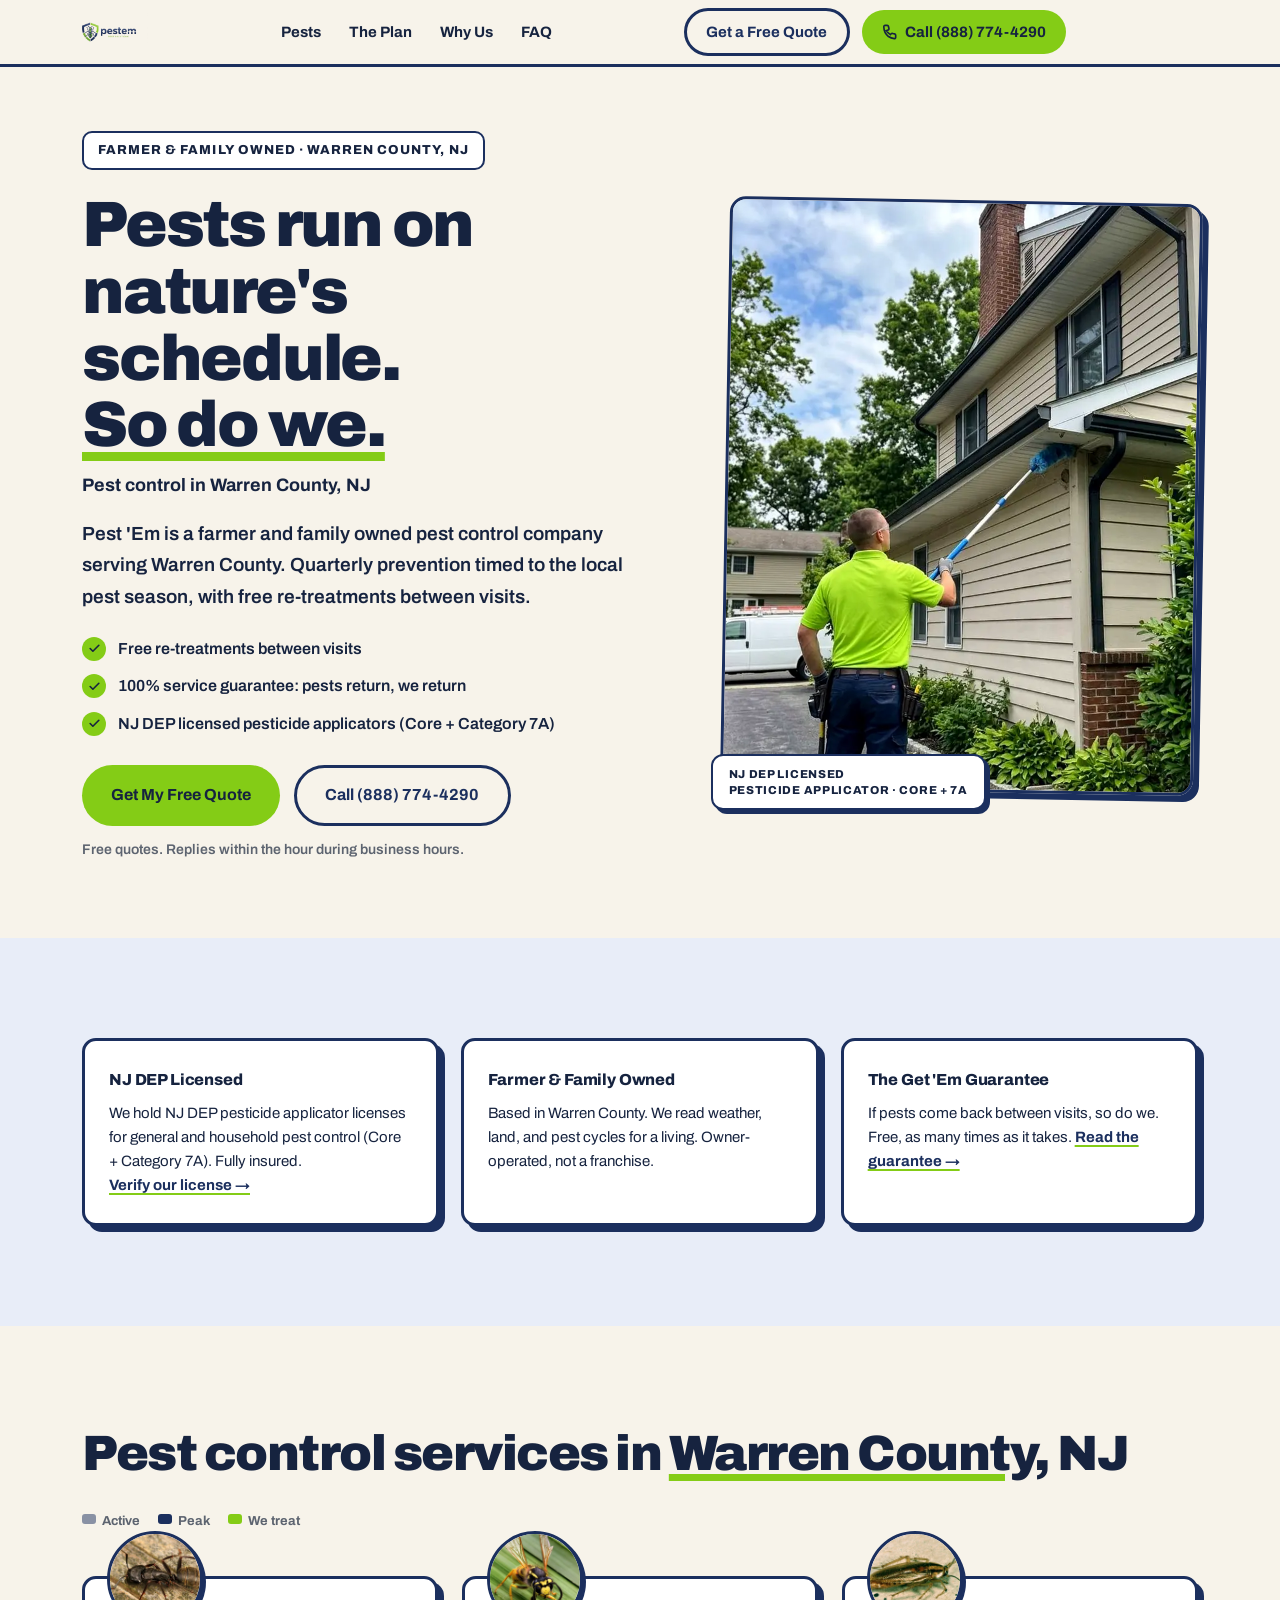
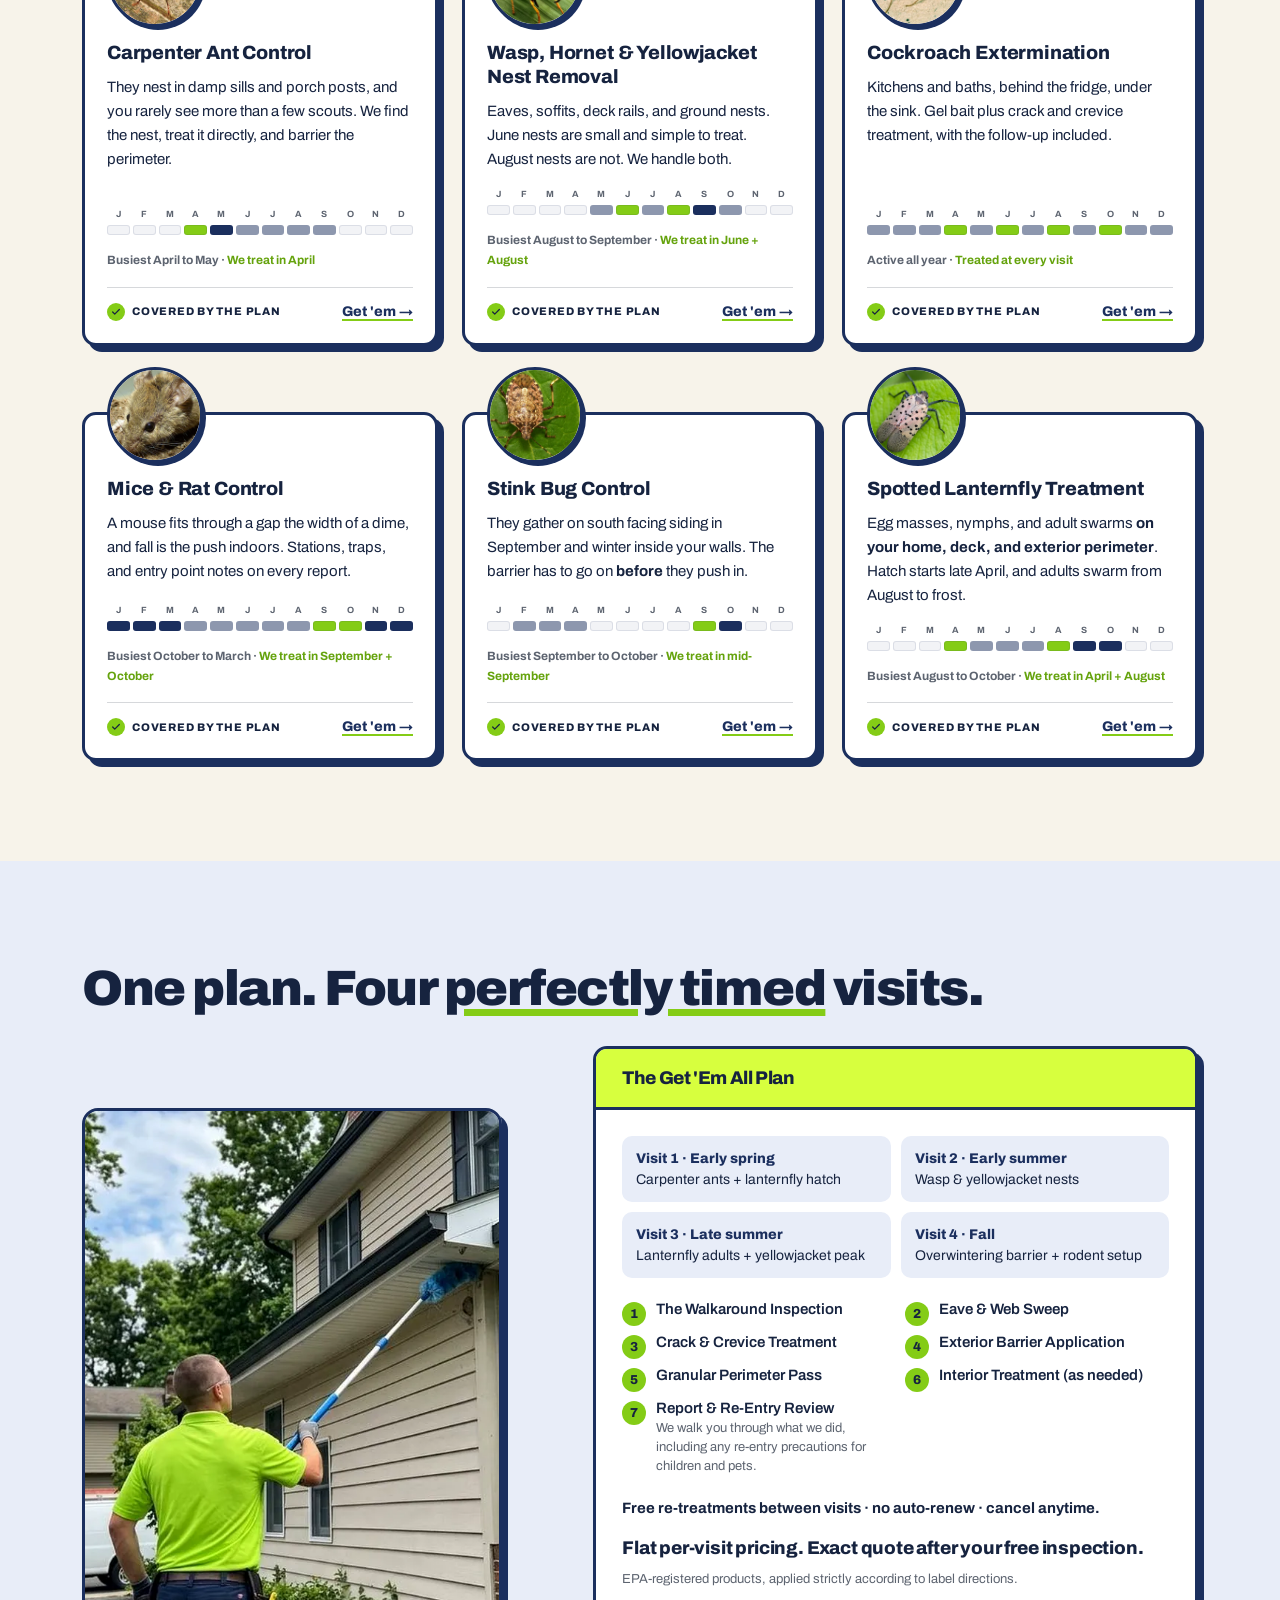
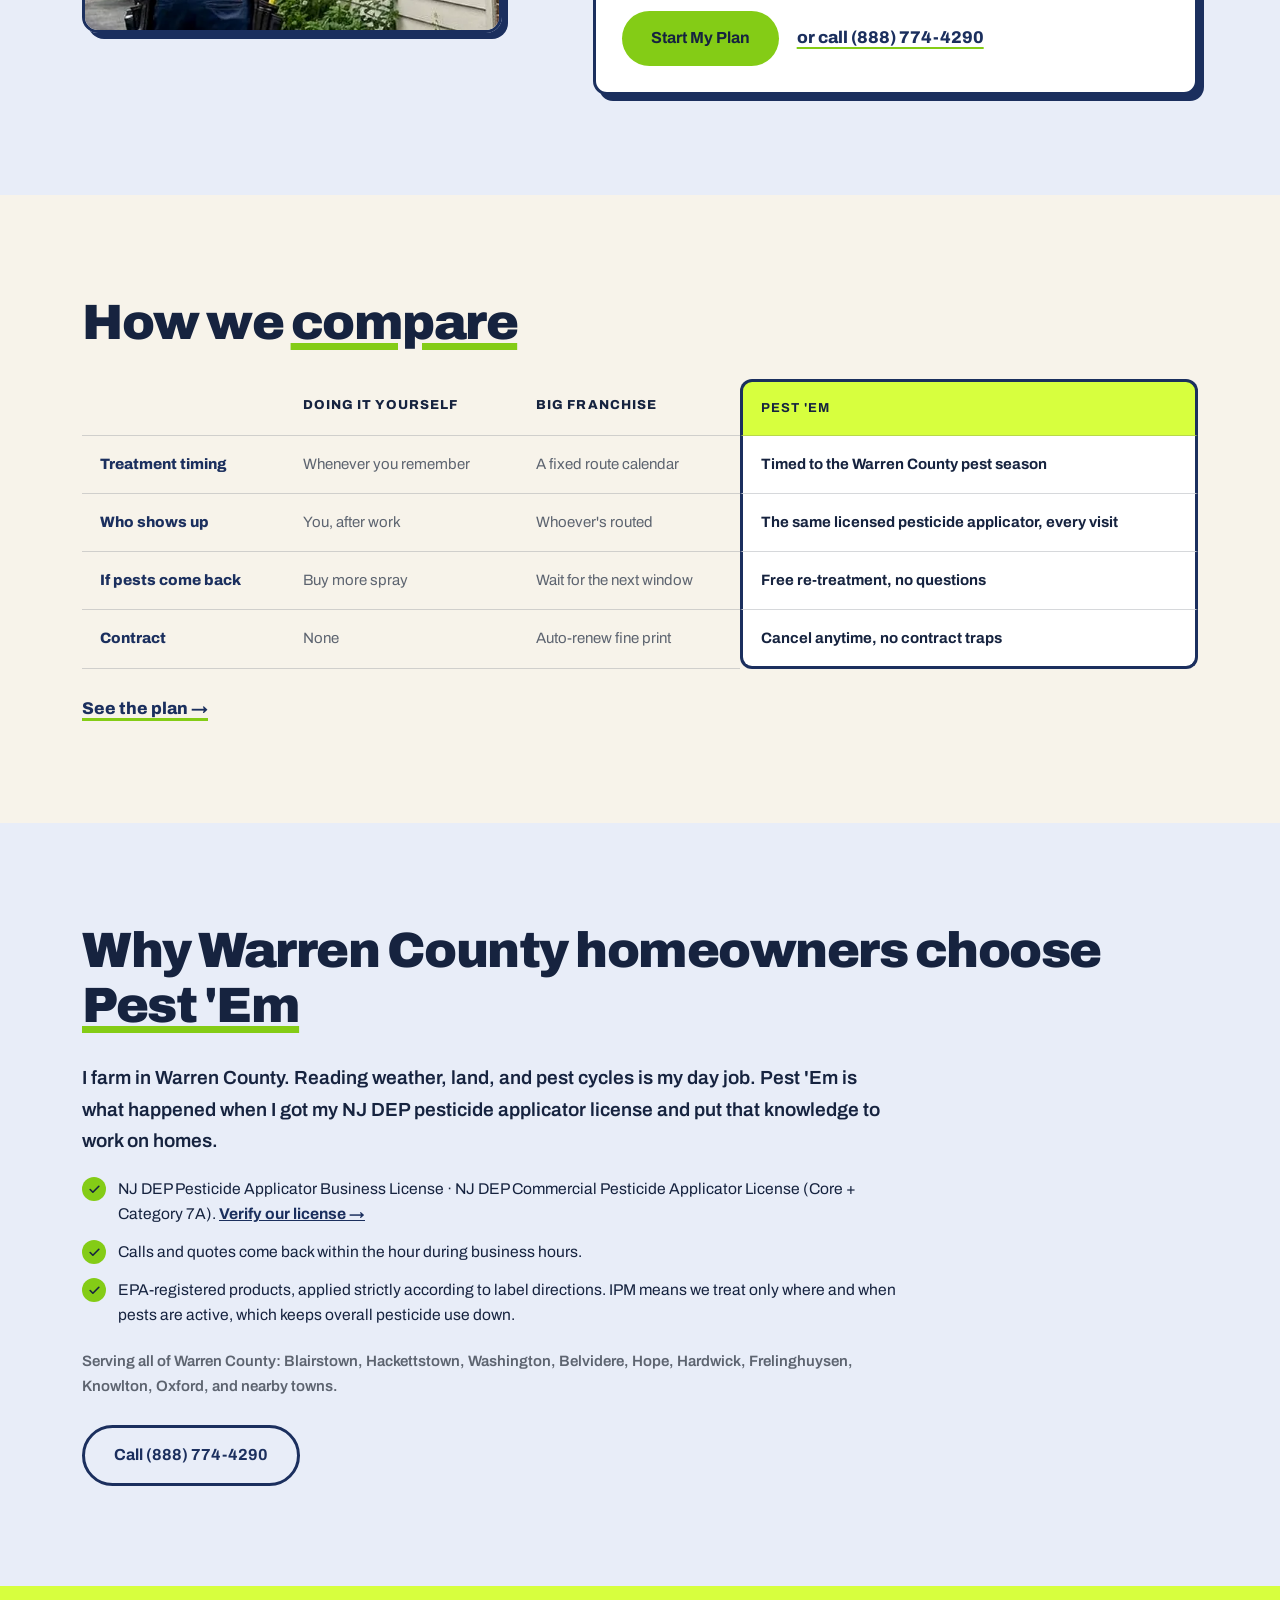
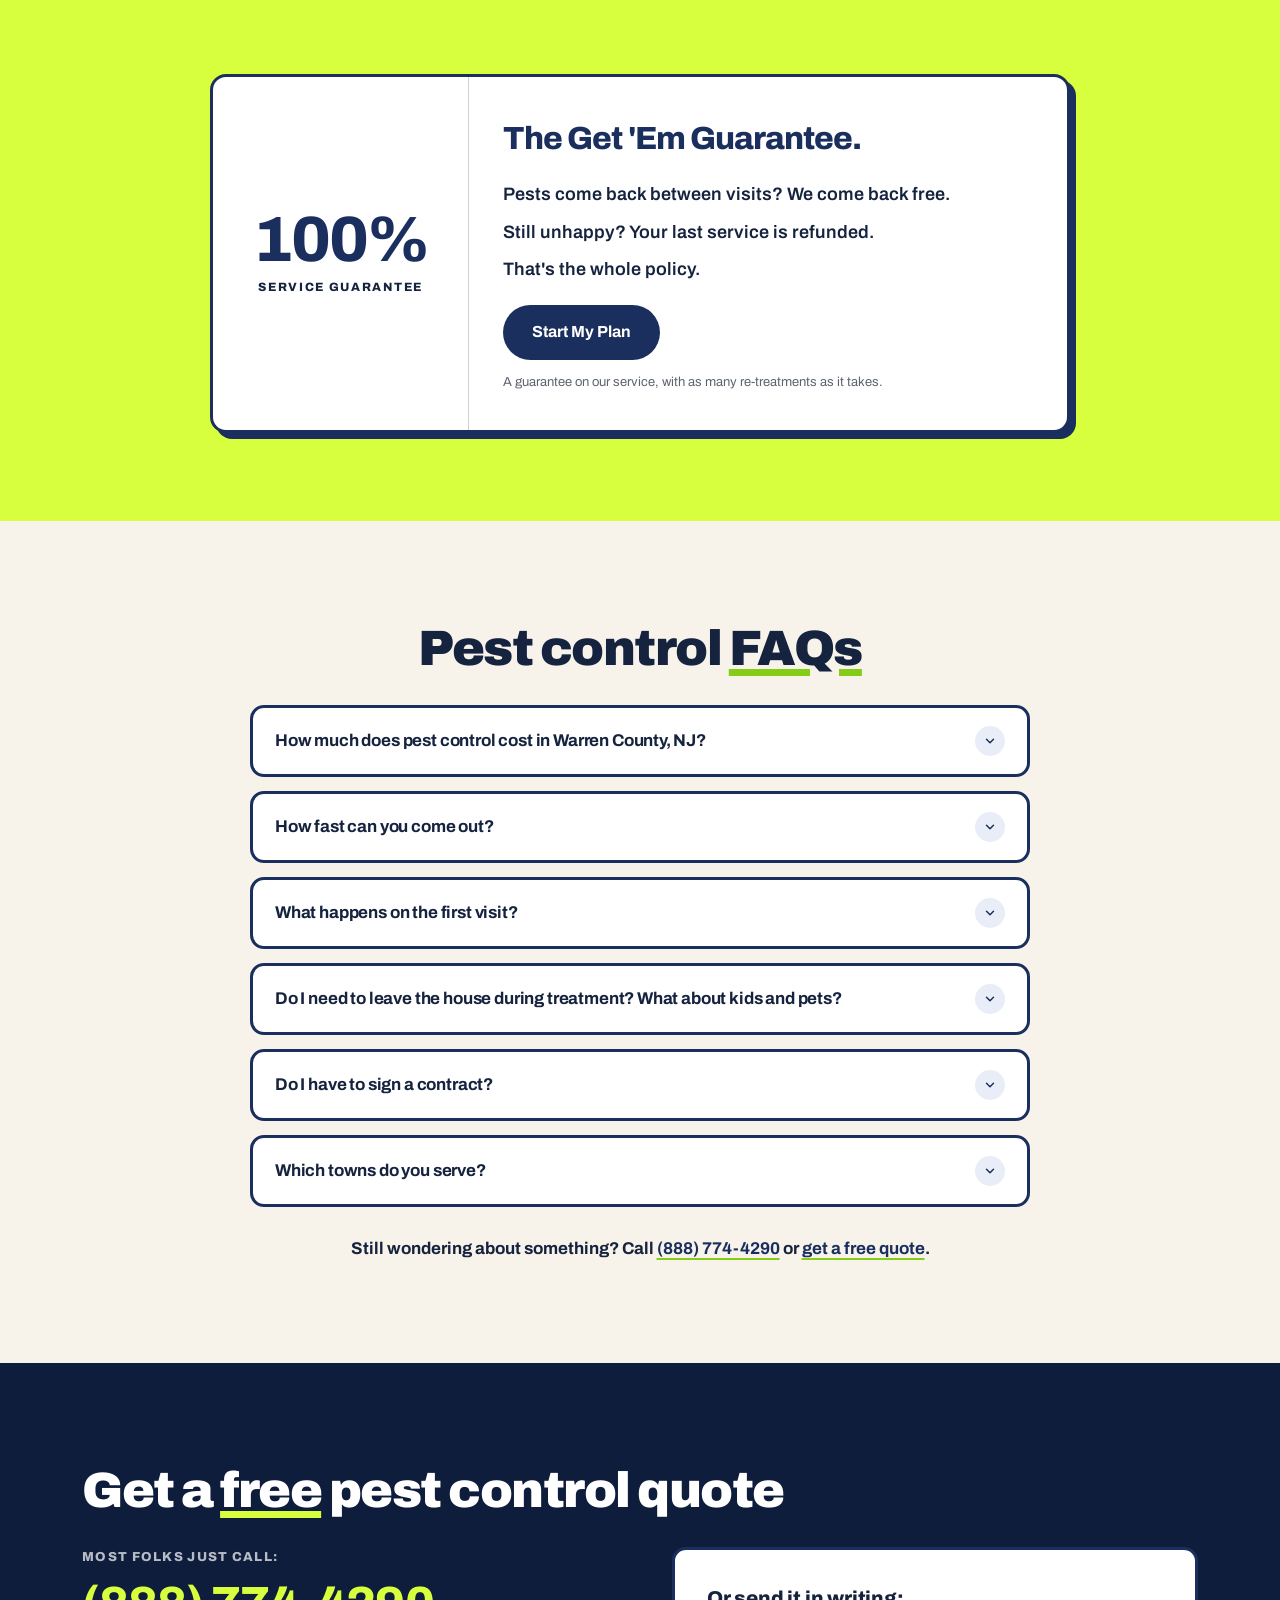
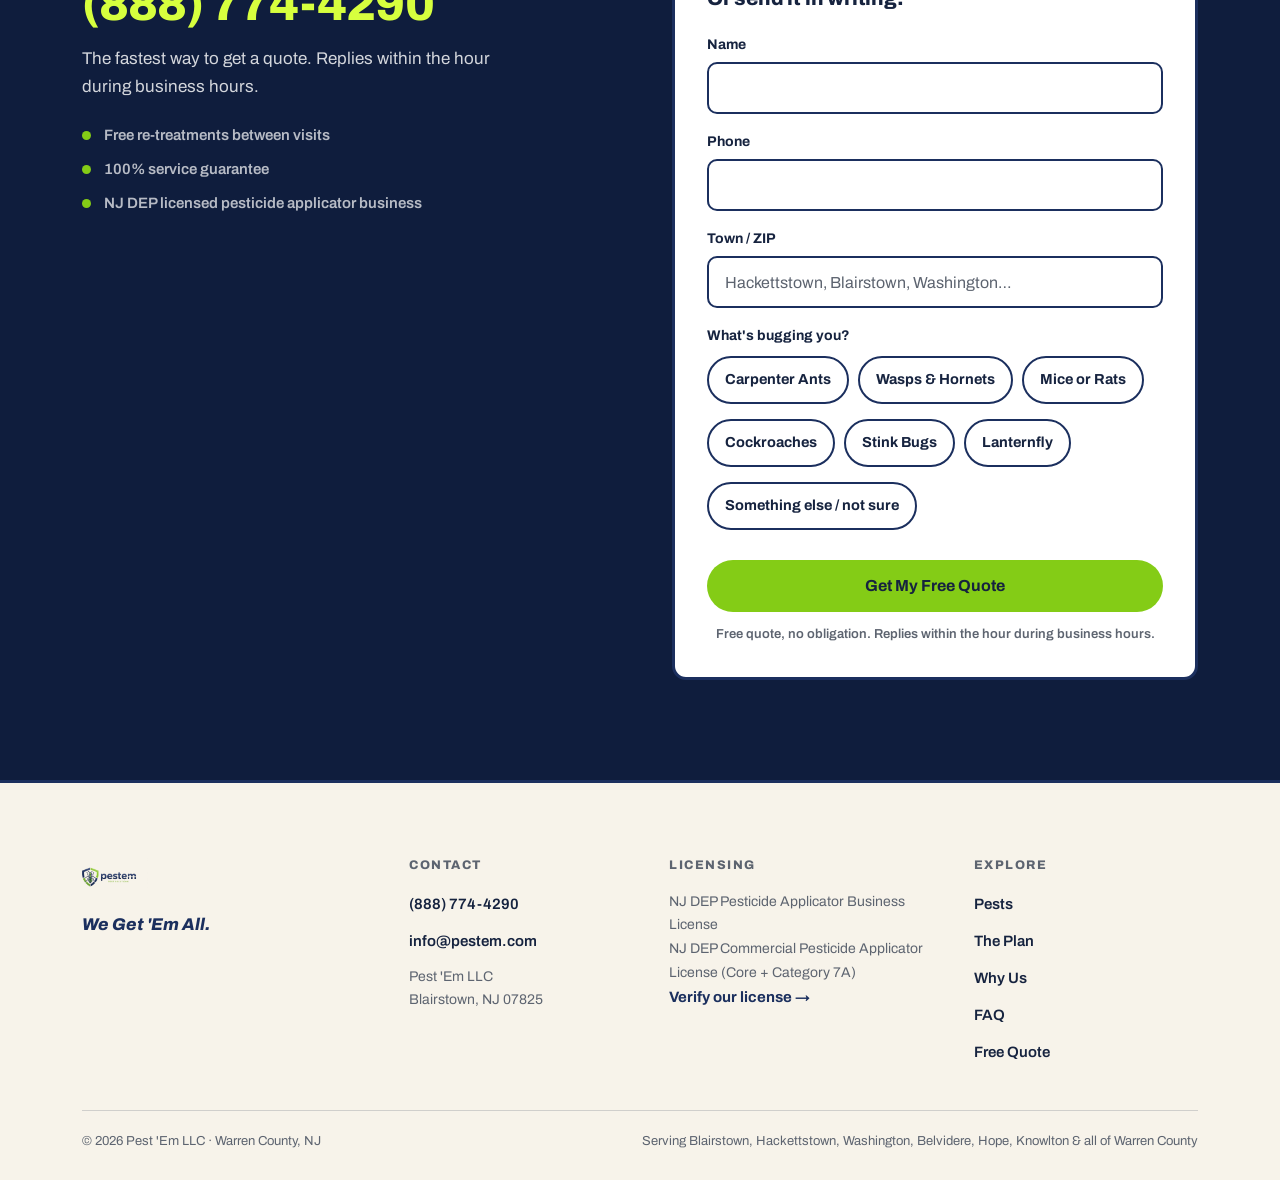
<file: index.html>
<!DOCTYPE html>
<html lang="en">
<head>
<meta charset="UTF-8">
<meta name="viewport" content="width=device-width, initial-scale=1">
<title>Pest Control in Warren County, NJ | Pest 'Em</title>
<meta name="description" content="Farmer and family owned pest control serving all of Warren County, NJ. Quarterly prevention, free re-treatments between visits. Call (888) 774-4290.">
<link rel="canonical" href="https://pestem.com/">
<meta name="theme-color" content="#1B2F5E">

<!-- Open Graph / Twitter -->
<meta property="og:type" content="website">
<meta property="og:url" content="https://pestem.com/">
<meta property="og:site_name" content="Pest 'Em">
<meta property="og:title" content="Pest 'Em | Pest Control in Warren County, NJ">
<meta property="og:description" content="Farmer and family owned pest control for Warren County homes. Quarterly prevention with free re-treatments between visits. (888) 774-4290.">
<meta property="og:image" content="https://pestem.com/og-image.jpg">
<meta property="og:image:width" content="1200">
<meta property="og:image:height" content="630">
<meta property="og:image:alt" content="Pest 'Em technician treating a home exterior, with the Pest 'Em logo and phone number">
<meta name="twitter:card" content="summary_large_image">
<meta name="twitter:title" content="Pest 'Em | Pest Control in Warren County, NJ">
<meta name="twitter:description" content="Farmer and family owned pest control for Warren County homes. (888) 774-4290.">

<!-- Icons -->
<link rel="icon" type="image/png" href="favicon.png">
<link rel="apple-touch-icon" href="apple-touch-icon.png">

<!-- Fonts -->
<link rel="preconnect" href="https://fonts.googleapis.com">
<link rel="preconnect" href="https://fonts.gstatic.com" crossorigin>
<link href="https://fonts.googleapis.com/css2?family=Archivo:wght@400;600;700;800;900&display=swap" rel="stylesheet">

<!-- LCP hero preload -->
<link rel="preload" as="image"
  imagesrcset="pest-control-warren-county-nj-hero-750.webp 750w, pest-control-warren-county-nj-hero-1080.webp 1080w, pest-control-warren-county-nj-hero-1600.webp 1600w"
  imagesizes="(max-width: 767px) 100vw, 45vw" fetchpriority="high">

<script type="application/ld+json">
{
  "@context": "https://schema.org",
  "@type": "HomeAndConstructionBusiness",
  "@id": "https://pestem.com/#business",
  "additionalType": "https://en.wikipedia.org/wiki/Pest_control",
  "name": "Pest 'Em LLC",
  "alternateName": "Pest 'Em",
  "slogan": "We Get 'Em All.",
  "url": "https://pestem.com/",
  "telephone": "+18887744290",
  "email": "info@pestem.com",
  "logo": "https://pestem.com/logo-transparent-new.png",
  "image": "https://pestem.com/og-image.jpg",
  "address": { "@type": "PostalAddress", "addressLocality": "Blairstown", "addressRegion": "NJ", "postalCode": "07825", "addressCountry": "US" },
  "geo": { "@type": "GeoCoordinates", "latitude": 40.9826, "longitude": -74.9532 },
  "areaServed": ["Warren County NJ","Blairstown NJ","Hackettstown NJ","Washington NJ","Belvidere NJ","Hope NJ","Hardwick NJ","Frelinghuysen NJ","Knowlton NJ","Oxford NJ"],
  "priceRange": "$$",
  "knowsAbout": ["Integrated Pest Management"],
  "hasCredential": {
    "@type": "EducationalOccupationalCredential",
    "credentialCategory": "license",
    "name": "NJ DEP Commercial Pesticide Applicator License, Core + Category 7A (General & Household Pest Control)",
    "recognizedBy": { "@type": "GovernmentOrganization", "name": "New Jersey Department of Environmental Protection" }
  },
  "hasOfferCatalog": {
    "@type": "OfferCatalog", "name": "Pest Control Services",
    "itemListElement": [
      { "@type": "Offer", "itemOffered": { "@type": "Service", "name": "Carpenter Ant Control", "areaServed": "Warren County NJ" } },
      { "@type": "Offer", "itemOffered": { "@type": "Service", "name": "Wasp, Hornet & Yellowjacket Nest Removal", "areaServed": "Warren County NJ" } },
      { "@type": "Offer", "itemOffered": { "@type": "Service", "name": "Cockroach Extermination", "areaServed": "Warren County NJ" } },
      { "@type": "Offer", "itemOffered": { "@type": "Service", "name": "Mice & Rat Control", "areaServed": "Warren County NJ" } },
      { "@type": "Offer", "itemOffered": { "@type": "Service", "name": "Stink Bug Control", "areaServed": "Warren County NJ" } },
      { "@type": "Offer", "itemOffered": { "@type": "Service", "name": "Spotted Lanternfly Treatment (home & exterior perimeter)", "areaServed": "Warren County NJ" } }
    ]
  }
}
</script>
<script type="application/ld+json">
{
  "@context": "https://schema.org",
  "@type": "FAQPage",
  "mainEntity": [
    { "@type": "Question", "name": "How much does pest control cost in Warren County, NJ?",
      "acceptedAnswer": { "@type": "Answer", "text": "Quarterly plans run a flat per-visit rate. Your exact number comes from a free inspection, with no contracts and no auto-renew. First visits take longer and cost a bit more than regular visits. The fastest answer is a call: (888) 774-4290." } },
    { "@type": "Question", "name": "How fast can you come out?",
      "acceptedAnswer": { "@type": "Answer", "text": "Most first visits happen within the week, often sooner. Call (888) 774-4290 for the soonest opening." } },
    { "@type": "Question", "name": "What happens on the first visit?",
      "acceptedAnswer": { "@type": "Answer", "text": "Plan on 45 to 60 minutes. We start with a walkaround inspection, then treat where the evidence points: eaves and webs, cracks and crevices, the exterior barrier, the granular perimeter, and interior spots as needed. Every visit ends with a report and re-entry review, where we walk you through what we did, including any re-entry precautions for children and pets. A brief uptick in activity for a few days after treatment is normal, then it drops off. If anything is still moving, the re-treatment is free." } },
    { "@type": "Question", "name": "Do I need to leave the house during treatment? What about kids and pets?",
      "acceptedAnswer": { "@type": "Answer", "text": "Usually not for exterior work. We use EPA-registered products, applied strictly according to label directions, and we review every treatment with you before we leave, including any re-entry precautions for children and pets." } },
    { "@type": "Question", "name": "Do I have to sign a contract?",
      "acceptedAnswer": { "@type": "Answer", "text": "No. The plan is quarterly and you can cancel anytime. There are no auto-renew traps. We'd rather earn the next visit than lock you into it." } },
    { "@type": "Question", "name": "Which towns do you serve?",
      "acceptedAnswer": { "@type": "Answer", "text": "All of Warren County: Blairstown, Hackettstown, Washington, Belvidere, Hope, Hardwick, Frelinghuysen, Knowlton, Oxford, and the surrounding towns, plus nearby parts of Sussex County. Not sure if you're in range? Call (888) 774-4290 and ask." } }
  ]
}
</script>

<style>
:root{
  --navy:#1B2F5E;
  --navy-deep:#0F1D3D;
  --ink:#16233F;
  --lime:#84CC16;
  --lime-press:#65A30D;
  --chartreuse:#D7FF3E;
  --cream:#F7F3EA;
  --tint:#E8EDF8;
  --white:#FFFFFF;
  --gray-mut:#5D6470;
  color-scheme: light;
}
*{margin:0;padding:0;box-sizing:border-box;}
html{scroll-behavior:smooth;}
body{
  font-family:'Archivo','Helvetica Neue',Helvetica,Arial,sans-serif;font-size:1.0625rem;line-height:1.65;
  color:var(--ink);background:var(--cream);
  -webkit-font-smoothing:antialiased;text-rendering:optimizeLegibility;
  overflow-x:clip;
}
img{max-width:100%;display:block;}
a{color:inherit;}
.wrap{max-width:1180px;margin:0 auto;padding-inline:clamp(1.25rem,4vw,2rem);}
.section{padding-block:clamp(3.5rem,9vw,6.25rem);}
section[id]{scroll-margin-top:90px;}

h2.sec-title{font-weight:900;letter-spacing:-0.03em;line-height:1.1;font-size:clamp(2rem,4vw,3.1rem);margin-bottom:0.6em;}
.hl{text-decoration:underline;text-decoration-color:var(--lime);text-decoration-thickness:0.14em;text-underline-offset:0.09em;text-decoration-skip-ink:auto;}
.on-dark .hl{text-decoration-color:var(--chartreuse);}
.eyebrow{font-weight:800;font-size:0.8125rem;text-transform:uppercase;letter-spacing:0.1em;}
.lead{font-weight:600;font-size:1.1875rem;}
.fine{font-size:0.8125rem;color:var(--gray-mut);}

/* -------- Buttons -------- */
.btn{display:inline-flex;align-items:center;justify-content:center;gap:0.55em;border-radius:999px;font-family:inherit;font-weight:700;font-size:1rem;min-height:52px;padding:0.9em 1.8em;cursor:pointer;border:0;text-decoration:none;transition:transform .15s ease-out, background .15s ease-out, box-shadow .15s ease-out;}
.btn svg{flex-shrink:0;}
.btn-lime{background:var(--lime);color:var(--ink);}
.btn-lime:hover{background:var(--lime-press);}
.btn-outline{background:transparent;border:3px solid var(--navy);color:var(--navy);}
.btn-outline:hover{background:rgba(27,47,94,0.07);}
.btn-outline-w{background:transparent;border:3px solid var(--white);color:var(--white);}
.btn-outline-w:hover{background:rgba(255,255,255,0.1);}
.btn-navy{background:var(--navy);color:var(--white);}
.btn-navy:hover{background:var(--navy-deep);}
:is(a,button,summary,input,select):focus-visible{outline:3px solid var(--navy);outline-offset:2px;border-radius:6px;}
.on-dark :is(a,button):focus-visible{outline-color:var(--chartreuse);}
.form-card :is(a,button,input):focus-visible{outline-color:var(--navy);}

/* -------- Cards -------- */
.card{background:var(--white);border:3px solid var(--navy);border-radius:14px;box-shadow:6px 6px 0 var(--navy);}
@media (hover:hover) and (prefers-reduced-motion:no-preference){
  .card.lift:hover{transform:translate(-2px,-2px);box-shadow:8px 8px 0 var(--navy);}
  .card.lift{transition:transform .15s ease-out, box-shadow .15s ease-out;}
}
.photo-card{border:3px solid var(--navy);border-radius:16px;overflow:hidden;box-shadow:6px 6px 0 var(--navy);}

/* -------- Skip link -------- */
.skip{position:absolute;left:-9999px;top:0;background:var(--navy);color:#fff;padding:12px 20px;z-index:999;border-radius:0 0 10px 0;font-weight:800;}
.skip:focus{left:0;}
.sr-only{position:absolute;width:1px;height:1px;padding:0;margin:-1px;overflow:hidden;clip:rect(0 0 0 0);white-space:nowrap;border:0;}

/* -------- Nav -------- */
.nav{position:sticky;top:0;z-index:200;background:var(--cream);border-bottom:3px solid var(--navy);transition:background .2s;}
.nav.scrolled{background:rgba(247,243,234,0.92);backdrop-filter:blur(8px);-webkit-backdrop-filter:blur(8px);}
.nav-inner{max-width:1180px;margin:0 auto;padding-inline:clamp(1.25rem,4vw,2rem);height:64px;display:flex;align-items:center;justify-content:space-between;gap:16px;transition:height .2s;}
.nav.scrolled .nav-inner{height:56px;}
.nav-logo img{height:44px;width:auto;transition:height .2s;}
.nav.scrolled .nav-logo img{height:38px;}
.nav-links{display:flex;gap:28px;list-style:none;}
.nav-links a{font-weight:700;font-size:0.9375rem;text-decoration:none;color:var(--ink);}
.nav-links a:hover{color:var(--navy);text-decoration:underline;text-decoration-color:var(--lime);text-decoration-thickness:3px;text-underline-offset:5px;}
.nav-ctas{display:flex;gap:12px;align-items:center;}
.nav-ctas .btn{min-height:44px;padding:0.6em 1.3em;font-size:0.9375rem;}
.nav-phone-mobile{display:none;}
.hamburger{display:none;background:none;border:0;cursor:pointer;padding:8px 10px;min-width:44px;}
.hamburger span{display:block;width:26px;height:3px;background:var(--ink);border-radius:2px;margin:5px 0;}
@media(max-width:1023px){
  .nav-links,.nav-ctas{display:none;}
  .nav-phone-mobile{display:inline-flex;align-items:center;justify-content:center;width:44px;height:44px;border-radius:50%;background:var(--lime);color:var(--ink);}
  .hamburger{display:block;}
  .nav-right-m{display:flex;align-items:center;gap:10px;}
}
@media(min-width:1024px){.nav-right-m .nav-phone-mobile,.nav-right-m .hamburger{display:none;}}

/* Mobile overlay menu */
.menu-overlay{position:fixed;inset:0;background:var(--cream);z-index:300;display:none;flex-direction:column;padding:24px;overflow:auto;}
.menu-overlay.open{display:flex;}
.menu-top{display:flex;justify-content:space-between;align-items:center;margin-bottom:7vh;}
.menu-top img{height:40px;}
.menu-close{background:none;border:0;color:var(--ink);font-size:2rem;cursor:pointer;padding:8px 14px;line-height:1;}
.menu-links{list-style:none;display:flex;flex-direction:column;gap:20px;margin-bottom:6vh;}
.menu-links a{font-weight:800;font-size:1.75rem;color:var(--ink);text-decoration:none;letter-spacing:-0.03em;}
.menu-links a:hover{color:var(--navy);text-decoration:underline;text-decoration-color:var(--lime);text-decoration-thickness:3px;text-underline-offset:6px;}
.menu-cta{display:flex;flex-direction:column;gap:16px;align-items:flex-start;}
.menu-cta .tel-big{color:var(--navy);font-weight:800;font-size:1.375rem;text-decoration:none;}
body.menu-open{overflow:hidden;}

/* -------- Hero -------- */
.hero{padding-block:clamp(2.5rem,5vw,4.5rem) clamp(3rem,6vw,5rem);}
.hero-grid{display:grid;grid-template-columns:1.1fr 0.9fr;gap:clamp(2rem,5vw,4rem);align-items:center;}
.hero-chip-owned{display:inline-block;background:var(--white);border:2px solid var(--navy);border-radius:10px;padding:7px 14px;font-weight:800;font-size:0.8125rem;text-transform:uppercase;letter-spacing:0.08em;margin-bottom:22px;}
h1{margin-bottom:20px;}
.h1-shout{display:block;font-weight:900;letter-spacing:-0.035em;line-height:1.04;font-size:clamp(2.4rem,5vw,4rem);}
.h1-geo{display:block;font-weight:700;font-size:1.125rem;letter-spacing:0;margin-top:14px;color:var(--ink);line-height:1.4;}
.hero-sub{max-width:560px;margin-bottom:24px;}
.hero-checks{list-style:none;display:flex;flex-direction:column;gap:11px;margin-bottom:28px;}
.hero-checks li{display:flex;gap:12px;align-items:flex-start;font-weight:600;font-size:1rem;}
.check-dot{flex-shrink:0;width:24px;height:24px;border-radius:50%;background:var(--lime);display:inline-flex;align-items:center;justify-content:center;margin-top:1px;}
.check-dot svg{width:13px;height:13px;stroke:var(--ink);stroke-width:3;fill:none;stroke-linecap:round;stroke-linejoin:round;}
.hero-ctas{display:flex;gap:14px;flex-wrap:wrap;margin-bottom:12px;}
.hero-micro{font-size:0.875rem;color:var(--gray-mut);font-weight:600;}

/* Hero photo */
.hero-media{position:relative;}
.hero-photo{transform:rotate(1deg);aspect-ratio:4/5;}
.hero-photo img{width:100%;height:100%;object-fit:cover;object-position:center 50%;}
.badge-license{position:absolute;bottom:-18px;left:-14px;background:var(--white);border:2px solid var(--navy);border-radius:12px;padding:10px 16px;z-index:3;box-shadow:4px 4px 0 var(--navy);font-weight:800;font-size:0.72rem;text-transform:uppercase;letter-spacing:0.06em;line-height:1.4;}

/* -------- Trust trio -------- */
.bg-tint{background:var(--tint);}
.trio{display:grid;grid-template-columns:repeat(3,1fr);gap:22px;}
.trio-card{padding:26px 24px;}
.trio-card strong{display:block;font-weight:800;font-size:1rem;letter-spacing:-0.01em;margin-bottom:8px;}
.trio-card p{font-size:0.9375rem;line-height:1.6;}
.trio-card a{font-weight:700;color:var(--navy);text-decoration:underline;text-decoration-color:var(--lime);text-decoration-thickness:2px;text-underline-offset:3px;}

/* -------- Pest grid -------- */
.legend{display:flex;gap:18px;align-items:center;font-weight:700;font-size:0.8125rem;color:var(--gray-mut);margin-bottom:0.5rem;flex-wrap:wrap;}
.legend .sw{display:inline-block;width:14px;height:10px;border-radius:3px;margin-right:6px;vertical-align:1px;}
.legend .sw.on{background:rgba(27,47,94,0.5);}
.legend .sw.pk{background:var(--navy);}
.legend .sw.tr{background:var(--lime);}
.pests-grid{display:grid;grid-template-columns:repeat(3,1fr);gap:24px;row-gap:66px;margin-top:44px;}
.pest-card{position:relative;padding:62px 22px 20px;display:flex;flex-direction:column;gap:10px;}
.pest-chip{position:absolute;top:-48px;left:22px;width:96px;height:96px;border-radius:50%;border:3px solid var(--navy);background:var(--tint);overflow:hidden;box-shadow:3px 3px 0 var(--navy);}
.pest-chip img{width:100%;height:100%;object-fit:cover;}
.pest-card h3{font-weight:800;font-size:1.2rem;line-height:1.25;letter-spacing:-0.01em;}
.pest-card .p-body{font-size:0.9375rem;line-height:1.6;flex:1;}
.mstrip{margin-top:6px;}
.m-letters{display:grid;grid-template-columns:repeat(12,1fr);gap:3px;font-size:0.5625rem;font-weight:700;color:var(--gray-mut);text-align:center;margin-bottom:3px;}
.m-cells{display:grid;grid-template-columns:repeat(12,1fr);gap:3px;}
.m-cells i{height:10px;border-radius:3px;background:rgba(27,47,94,0.06);box-shadow:inset 0 0 0 1px rgba(27,47,94,0.1);}
.m-cells i.on{background:rgba(27,47,94,0.5);box-shadow:none;}
.m-cells i.pk{background:var(--navy);}
.m-cells i.tr{background:var(--lime);}
.strip-cap{font-weight:700;font-size:0.75rem;color:var(--gray-mut);margin-top:6px;}
.strip-cap b{color:var(--lime-press);}
.pest-foot{display:flex;align-items:center;justify-content:space-between;gap:10px;border-top:1px solid rgba(93,100,112,0.25);padding-top:12px;margin-top:6px;}
.covered{display:inline-flex;align-items:center;gap:7px;font-weight:800;font-size:0.6875rem;text-transform:uppercase;letter-spacing:0.07em;}
.covered .check-dot{width:18px;height:18px;}
.covered .check-dot svg{width:10px;height:10px;}
.pest-foot a{font-weight:800;font-size:0.875rem;color:var(--navy);text-decoration:underline;text-decoration-color:var(--lime);text-decoration-thickness:2px;text-underline-offset:3px;}

/* -------- Plan -------- */
.plan-grid{display:grid;grid-template-columns:0.85fr 1.15fr;gap:clamp(2rem,5vw,4rem);align-items:center;}
.plan-media{max-width:420px;}
.plan-photo{aspect-ratio:4/5;}
.plan-photo img{width:100%;height:100%;object-fit:cover;}
.plan-card{overflow:hidden;}
.plan-cap{background:var(--chartreuse);border-bottom:3px solid var(--navy);padding:14px 26px;font-weight:800;font-size:1.15rem;letter-spacing:-0.02em;}
.plan-body{padding:26px;}
.visits{display:grid;grid-template-columns:1fr 1fr;gap:10px;margin-bottom:20px;}
.visit{background:var(--tint);border-radius:10px;padding:12px 14px;font-size:0.875rem;line-height:1.5;}
.visit b{display:block;color:var(--navy);font-weight:800;}
.plan-steps{list-style:none;counter-reset:step;display:grid;grid-template-columns:1fr 1fr;gap:9px 18px;margin-bottom:20px;}
.plan-steps li{counter-increment:step;display:flex;gap:10px;align-items:baseline;font-weight:600;font-size:0.9375rem;line-height:1.45;}
.plan-steps li::before{content:counter(step);flex-shrink:0;width:24px;height:24px;border-radius:50%;background:var(--lime);color:var(--ink);font-weight:800;font-size:0.8125rem;display:inline-flex;align-items:center;justify-content:center;transform:translateY(4px);}
.plan-steps li small{display:block;font-weight:400;font-size:0.8125rem;color:var(--gray-mut);}
.plan-terms{font-weight:700;font-size:0.9375rem;margin-bottom:12px;}
.plan-price{font-weight:800;font-size:1.15rem;margin-bottom:6px;letter-spacing:-0.01em;}
.plan-note{margin-bottom:20px;}
.plan-ctas{display:flex;gap:18px;align-items:center;flex-wrap:wrap;}
.tel-link{font-weight:800;color:var(--navy);text-decoration:underline;text-decoration-color:var(--lime);text-decoration-thickness:2px;text-underline-offset:4px;}

/* -------- Compare -------- */
.cmp-wrap{overflow-x:auto;}
.cmp{width:100%;min-width:560px;border-collapse:separate;border-spacing:0;}
.cmp th,.cmp td{padding:16px 18px;text-align:left;font-size:0.9375rem;vertical-align:top;border-bottom:1px solid rgba(93,100,112,0.25);}
.cmp thead th{font-weight:800;text-transform:uppercase;font-size:0.8125rem;letter-spacing:0.08em;}
.cmp th.row-label{font-weight:800;color:var(--navy);font-size:0.9375rem;text-transform:none;letter-spacing:0;}
.cmp .col-us{background:var(--white);border-left:3px solid var(--navy);border-right:3px solid var(--navy);font-weight:700;}
.cmp thead .col-us{background:var(--chartreuse);border-top:3px solid var(--navy);border-radius:12px 12px 0 0;}
.cmp tbody tr:last-child .col-us{border-bottom:3px solid var(--navy);border-radius:0 0 12px 12px;}
.cmp .muted{color:var(--gray-mut);}
.cmp-cta{margin-top:26px;font-weight:800;}
.cmp-cta a{color:var(--navy);text-decoration:underline;text-decoration-color:var(--lime);text-decoration-thickness:3px;text-underline-offset:4px;}

/* -------- Why us -------- */
.why-grid{max-width:820px;}
.why-copy .lead{margin-bottom:20px;}
.why-rows{list-style:none;display:flex;flex-direction:column;gap:13px;margin-bottom:22px;}
.why-rows li{display:flex;gap:12px;align-items:flex-start;font-size:0.9765rem;line-height:1.6;}
.why-rows a{font-weight:700;color:var(--navy);}
.why-towns{font-weight:600;font-size:0.9375rem;color:var(--gray-mut);margin-bottom:26px;}

/* -------- Guarantee -------- */
.gband{background:var(--chartreuse);padding-block:clamp(3.5rem,8vw,5.5rem);}
.ticket{max-width:860px;margin:0 auto;background:var(--white);border:3px solid var(--navy);border-radius:16px;box-shadow:6px 6px 0 var(--navy);display:grid;grid-template-columns:30% 1fr;}
.ticket-stub{border-right:1px solid rgba(93,100,112,0.3);display:flex;flex-direction:column;align-items:center;justify-content:center;gap:6px;padding:36px 18px;text-align:center;}
.ticket-stub .big{font-weight:800;font-size:clamp(2.8rem,5.5vw,4rem);color:var(--navy);line-height:1;letter-spacing:-0.03em;}
.ticket-stub span{font-weight:800;font-size:0.75rem;text-transform:uppercase;letter-spacing:0.14em;}
.ticket-main{padding:36px 34px;}
.ticket-main h2{font-weight:800;letter-spacing:-0.03em;font-size:clamp(1.5rem,2.8vw,2rem);color:var(--navy);margin-bottom:14px;}
.ticket-lines{list-style:none;display:flex;flex-direction:column;gap:8px;margin-bottom:20px;}
.ticket-lines li{font-weight:600;font-size:1.125rem;}
.ticket-main .fine{margin-top:12px;}

/* -------- FAQ -------- */
.faq-list{max-width:780px;margin:0 auto;display:flex;flex-direction:column;gap:14px;}
.faq-item{background:var(--white);border:3px solid var(--navy);border-radius:14px;overflow:hidden;}
.faq-item summary{list-style:none;cursor:pointer;display:flex;justify-content:space-between;align-items:center;gap:16px;padding:18px 22px;}
.faq-item summary::-webkit-details-marker{display:none;}
.faq-item summary h3{font-weight:700;font-size:1.0625rem;line-height:1.4;letter-spacing:-0.01em;}
.faq-chev{flex-shrink:0;width:30px;height:30px;border-radius:50%;background:var(--tint);display:flex;align-items:center;justify-content:center;transition:transform .25s, background .25s;}
.faq-chev svg{width:14px;height:14px;stroke:var(--navy);stroke-width:2.5;fill:none;stroke-linecap:round;stroke-linejoin:round;}
.faq-item[open] .faq-chev{transform:rotate(180deg);background:var(--lime);}
.faq-a{padding:0 22px 20px;font-size:0.9765rem;line-height:1.7;}
.faq-a a{font-weight:700;color:var(--navy);}
.faq-cta{text-align:center;margin-top:28px;font-weight:700;}
.faq-cta a{color:var(--navy);text-decoration:underline;text-decoration-color:var(--lime);text-decoration-thickness:2px;text-underline-offset:4px;}

/* -------- Quote -------- */
.on-dark{background:var(--navy-deep);color:#fff;}
.on-dark h2.sec-title{color:#fff;}
.quote-grid{display:grid;grid-template-columns:1fr 1fr;gap:clamp(2rem,5vw,4.5rem);align-items:start;}
.q-steer .eyebrow{color:rgba(255,255,255,0.7);display:block;margin-bottom:10px;}
.q-tel{font-weight:800;font-size:clamp(1.9rem,4.2vw,3rem);color:var(--chartreuse);text-decoration:none;letter-spacing:-0.02em;display:inline-block;line-height:1.05;margin-bottom:16px;}
.q-tel:hover{text-decoration:underline;text-decoration-thickness:4px;text-underline-offset:6px;}
.q-steer p{color:rgba(255,255,255,0.82);max-width:420px;}
.q-points{list-style:none;margin-top:22px;display:flex;flex-direction:column;gap:9px;}
.q-points li{color:rgba(255,255,255,0.7);font-weight:600;font-size:0.9375rem;padding-left:22px;position:relative;}
.q-points li::before{content:'';position:absolute;left:0;top:8px;width:9px;height:9px;border-radius:50%;background:var(--lime);}
.form-card{background:var(--white);border:3px solid var(--navy);border-radius:14px;padding:clamp(22px,3vw,32px);color:var(--ink);min-height:540px;}
.form-card h3{font-weight:800;font-size:1.25rem;margin-bottom:18px;letter-spacing:-0.01em;}
.f-field{margin-bottom:16px;}
.f-field label{display:block;font-weight:700;font-size:0.875rem;margin-bottom:6px;}
.f-field input{width:100%;height:52px;font-family:inherit;font-size:1rem;padding:0 16px;border:2px solid var(--navy);border-radius:10px;background:var(--white);color:var(--ink);}
.f-field input::placeholder{color:var(--gray-mut);}
.f-field input:focus{outline:3px solid var(--navy);outline-offset:1px;}
fieldset.f-field{border:0;}
fieldset.f-field legend{font-weight:700;font-size:0.875rem;margin-bottom:8px;padding:0;}
.pest-pills{display:flex;flex-wrap:wrap;gap:9px;}
.pest-pills label{position:relative;display:inline-flex;}
.pest-pills input{position:absolute;opacity:0;width:1px;height:1px;}
.pest-pills span{display:inline-flex;align-items:center;min-height:48px;padding:0 16px;border:2px solid var(--navy);border-radius:999px;font-weight:700;font-size:0.9065rem;cursor:pointer;}
.pest-pills input:checked + span{background:var(--lime);}
.pest-pills input:focus-visible + span{outline:3px solid var(--navy);outline-offset:2px;}
.f-submit{width:100%;margin-top:8px;}
.f-micro{font-size:0.8125rem;color:var(--gray-mut);text-align:center;margin-top:12px;font-weight:600;}
.hp{position:absolute;left:-9999px;opacity:0;height:0;overflow:hidden;}

/* -------- Footer (light) -------- */
.footer{background:var(--cream);color:var(--ink);border-top:3px solid var(--navy);padding-block:clamp(3rem,6vw,4.5rem) 1.75rem;}
.foot-grid{display:grid;grid-template-columns:1.3fr 1fr 1.2fr 1fr;gap:36px;margin-bottom:44px;}
.foot-brand img{height:44px;margin-bottom:12px;}
.foot-slogan{color:var(--navy);font-weight:800;font-style:italic;font-size:1.0625rem;}
.foot-col h3{font-weight:800;font-size:0.78rem;text-transform:uppercase;letter-spacing:0.12em;color:var(--gray-mut);margin-bottom:14px;}
.foot-col ul{list-style:none;display:flex;flex-direction:column;gap:9px;}
.foot-col a{color:var(--ink);text-decoration:none;font-weight:600;font-size:0.9375rem;}
.foot-col a:hover{color:var(--navy);text-decoration:underline;text-decoration-color:var(--lime);text-decoration-thickness:2px;text-underline-offset:3px;}
.foot-col p{font-size:0.875rem;color:var(--gray-mut);line-height:1.7;}
.foot-col p a{font-weight:700;color:var(--navy);}
.foot-bottom{border-top:1px solid rgba(93,100,112,0.25);padding-top:20px;display:flex;justify-content:space-between;gap:12px;flex-wrap:wrap;font-size:0.8125rem;color:var(--gray-mut);}

/* -------- Sticky mobile bar -------- */
.sticky-bar{display:none;}
@media(max-width:767px){
  .sticky-bar{position:fixed;left:0;right:0;bottom:0;z-index:250;background:var(--navy-deep);padding:10px 14px calc(10px + env(safe-area-inset-bottom));display:flex;gap:12px;transform:translateY(110%);transition:transform .3s ease-out;}
  .sticky-bar.show{transform:translateY(0);}
  .sticky-bar .btn{flex:1;min-height:48px;font-size:0.8125rem;padding:0.6em 0.4em;white-space:nowrap;}
  body{padding-bottom:76px;}
}

/* -------- Reveal -------- */
@media(prefers-reduced-motion:no-preference){
  [data-reveal]{opacity:0;transform:translateY(16px);transition:opacity .5s ease-out, transform .5s ease-out;}
  [data-reveal].in{opacity:1;transform:none;}
}
@media(prefers-reduced-motion:reduce){
  html{scroll-behavior:auto;}
  .sticky-bar{transition:none;}
}

/* -------- Responsive -------- */
@media(max-width:1023px){
  .hero-grid{grid-template-columns:1fr;gap:3rem;}
  .hero-media{max-width:520px;margin-inline:auto;}
  .pests-grid{grid-template-columns:1fr 1fr;}
  .plan-grid{grid-template-columns:1fr;gap:3.5rem;}
  .plan-media{margin:0 auto;}
  .quote-grid{grid-template-columns:1fr;gap:3rem;}
  .foot-grid{grid-template-columns:1fr 1fr;}
}
@media(max-width:767px){
  .pests-grid{grid-template-columns:1fr;row-gap:60px;}
  .trio{grid-template-columns:1fr;}
  .card{box-shadow:4px 4px 0 var(--navy);}
  .hero-media{margin-inline:auto;}
  .hero-photo{aspect-ratio:4/3;}
  .hero-photo img{object-position:center 62%;}
  .badge-license{left:12px;}
  .hero-ctas .btn{flex:1 1 100%;}
  .visits{grid-template-columns:1fr;}
  .plan-steps{grid-template-columns:1fr;}
  .ticket{grid-template-columns:1fr;}
  .ticket-stub{border-right:0;border-bottom:1px solid rgba(93,100,112,0.3);padding:26px 18px;}
  .foot-grid{grid-template-columns:1fr;}
  .form-card{min-height:auto;}
  .plan-cap{padding:12px 20px;font-size:1.05rem;}
}
@media(max-width:479px){
  .cmp{min-width:0;}
  .cmp th.col-diy,.cmp td.col-diy{display:none;}
}
</style>
</head>
<body>
<a class="skip" href="#main">Skip to content</a>

<!-- ============ NAV ============ -->
<nav class="nav" id="nav" aria-label="Main">
  <div class="nav-inner">
    <a href="#top" class="nav-logo" aria-label="Pest 'Em home">
      <img src="logo-transparent-new.png?v=5" alt="Pest 'Em" width="1024" height="569">
    </a>
    <ul class="nav-links">
      <li><a href="#pests">Pests</a></li>
      <li><a href="#plan">The Plan</a></li>
      <li><a href="#why-us">Why Us</a></li>
      <li><a href="#faq">FAQ</a></li>
    </ul>
    <div class="nav-ctas">
      <a class="btn btn-outline" href="#quote">Get a Free Quote</a>
      <a class="btn btn-lime" href="tel:+18887744290">
        <svg width="16" height="16" viewBox="0 0 24 24" fill="none" stroke="currentColor" stroke-width="2.5" stroke-linecap="round"><path d="M22 16.92v3a2 2 0 0 1-2.18 2 19.79 19.79 0 0 1-8.63-3.07A19.5 19.5 0 0 1 4.21 4.11 2 2 0 0 1 6.18 2h3a2 2 0 0 1 2 1.72c.13.96.36 1.9.7 2.81a2 2 0 0 1-.45 2.11L8.09 9.91a16 16 0 0 0 6 6l1.27-1.27a2 2 0 0 1 2.11-.45c.91.34 1.85.57 2.81.7A2 2 0 0 1 22 16.92z"/></svg>
        Call (888) 774-4290
      </a>
    </div>
    <div class="nav-right-m">
      <a class="nav-phone-mobile" href="tel:+18887744290" aria-label="Call Pest 'Em at (888) 774-4290">
        <svg width="18" height="18" viewBox="0 0 24 24" fill="none" stroke="currentColor" stroke-width="2.5" stroke-linecap="round"><path d="M22 16.92v3a2 2 0 0 1-2.18 2 19.79 19.79 0 0 1-8.63-3.07A19.5 19.5 0 0 1 4.21 4.11 2 2 0 0 1 6.18 2h3a2 2 0 0 1 2 1.72c.13.96.36 1.9.7 2.81a2 2 0 0 1-.45 2.11L8.09 9.91a16 16 0 0 0 6 6l1.27-1.27a2 2 0 0 1 2.11-.45c.91.34 1.85.57 2.81.7A2 2 0 0 1 22 16.92z"/></svg>
      </a>
      <button class="hamburger" aria-label="Open menu" aria-expanded="false" aria-controls="menu" onclick="openMenu()">
        <span></span><span></span><span></span>
      </button>
    </div>
  </div>
</nav>

<!-- Mobile overlay menu -->
<div class="menu-overlay" id="menu" role="dialog" aria-modal="true" aria-label="Menu">
  <div class="menu-top">
    <img src="logo-transparent-new.png?v=5" alt="Pest 'Em">
    <button class="menu-close" aria-label="Close menu" onclick="closeMenu()">&times;</button>
  </div>
  <ul class="menu-links">
    <li><a href="#pests" onclick="closeMenu()">Pests</a></li>
    <li><a href="#plan" onclick="closeMenu()">The Plan</a></li>
    <li><a href="#why-us" onclick="closeMenu()">Why Us</a></li>
    <li><a href="#faq" onclick="closeMenu()">FAQ</a></li>
  </ul>
  <div class="menu-cta">
    <a class="btn btn-lime" href="#quote" onclick="closeMenu()">Get a Free Quote</a>
    <a class="tel-big" href="tel:+18887744290">Call (888) 774-4290</a>
  </div>
</div>

<main id="main">
<span id="top"></span>

<!-- ============ HERO ============ -->
<header class="hero">
  <div class="wrap hero-grid">
    <div>
      <span class="hero-chip-owned">Farmer &amp; Family Owned &middot; Warren County, NJ</span>
      <h1>
        <span class="h1-shout">Pests run on nature's schedule. <span class="hl" style="white-space:nowrap;">So do we.</span></span>
        <span class="h1-geo">Pest control in Warren County, NJ</span>
      </h1>
      <p class="hero-sub lead">Pest 'Em is a farmer and family owned pest control company serving Warren County. Quarterly prevention timed to the local pest season, with free re-treatments between visits.</p>
      <ul class="hero-checks">
        <li><span class="check-dot"><svg viewBox="0 0 24 24"><polyline points="20 6 9 17 4 12"/></svg></span>Free re-treatments between visits</li>
        <li><span class="check-dot"><svg viewBox="0 0 24 24"><polyline points="20 6 9 17 4 12"/></svg></span>100% service guarantee: pests return, we return</li>
        <li><span class="check-dot"><svg viewBox="0 0 24 24"><polyline points="20 6 9 17 4 12"/></svg></span>NJ DEP licensed pesticide applicators (Core + Category 7A)</li>
      </ul>
      <div class="hero-ctas">
        <a class="btn btn-lime" href="#quote">Get My Free Quote</a>
        <a class="btn btn-outline" href="tel:+18887744290">Call (888) 774-4290</a>
      </div>
      <p class="hero-micro">Free quotes. Replies within the hour during business hours.</p>
    </div>
    <div class="hero-media" data-reveal>
      <div class="photo-card hero-photo">
        <picture>
          <source type="image/webp" srcset="pest-control-warren-county-nj-hero-750.webp 750w, pest-control-warren-county-nj-hero-1080.webp 1080w, pest-control-warren-county-nj-hero-1600.webp 1600w" sizes="(max-width: 767px) 100vw, 45vw">
          <img src="pest-control-warren-county-nj-hero-1080.jpg" alt="Pest 'Em technician applying an exterior barrier treatment to a Warren County NJ home" width="1080" height="1830" fetchpriority="high">
        </picture>
      </div>
      <div class="badge-license">NJ DEP Licensed<br>Pesticide Applicator &middot; Core + 7A</div>
    </div>
  </div>
</header>

<!-- ============ TRUST TRIO ============ -->
<section class="section bg-tint" aria-label="Why homeowners trust Pest 'Em">
  <div class="wrap trio" data-reveal>
    <div class="card lift trio-card">
      <strong>NJ DEP Licensed</strong>
      <p>We hold NJ DEP pesticide applicator licenses for general and household pest control (Core + Category 7A). Fully insured.
      <!-- OWNER TODO: add both real license numbers here, e.g. "Business License #12345-B". Required before launch. -->
      <br><a href="https://www.nj.gov/dep/enforcement/pcp/" rel="noopener">Verify our license &rarr;</a></p>
    </div>
    <div class="card lift trio-card">
      <strong>Farmer &amp; Family Owned</strong>
      <p>Based in Warren County. We read weather, land, and pest cycles for a living. Owner-operated, not a franchise.</p>
    </div>
    <div class="card lift trio-card">
      <strong>The Get 'Em Guarantee</strong>
      <p>If pests come back between visits, so do we. Free, as many times as it takes. <a href="#guarantee">Read the guarantee &rarr;</a></p>
    </div>
  </div>
</section>

<!-- ============ PEST GRID ============ -->
<section class="section" id="pests">
  <div class="wrap">
    <h2 class="sec-title" data-reveal>Pest control services in <span class="hl">Warren County</span>, NJ</h2>
    <p class="legend" data-reveal><span><i class="sw on"></i>Active</span><span><i class="sw pk"></i>Peak</span><span><i class="sw tr"></i>We treat</span></p>
    <div class="pests-grid">

      <div class="card lift pest-card" data-reveal>
        <span class="pest-chip"><img src="pest-ant-384.webp" alt="Carpenter ant close-up" width="96" height="96" loading="lazy"></span>
        <h3>Carpenter Ant Control</h3>
        <p class="p-body">They nest in damp sills and porch posts, and you rarely see more than a few scouts. We find the nest, treat it directly, and barrier the perimeter.</p>
        <div class="mstrip" aria-hidden="true">
          <div class="m-letters"><span>J</span><span>F</span><span>M</span><span>A</span><span>M</span><span>J</span><span>J</span><span>A</span><span>S</span><span>O</span><span>N</span><span>D</span></div>
          <div class="m-cells"><i></i><i></i><i></i><i class="tr"></i><i class="pk"></i><i class="on"></i><i class="on"></i><i class="on"></i><i class="on"></i><i></i><i></i><i></i></div>
        </div>
        <p class="strip-cap">Busiest April to May &middot; <b>We treat in April</b></p>
        <div class="pest-foot">
          <span class="covered"><span class="check-dot"><svg viewBox="0 0 24 24"><polyline points="20 6 9 17 4 12"/></svg></span>Covered by the plan</span>
          <a href="#quote">Get 'em &rarr;</a>
        </div>
      </div>

      <div class="card lift pest-card" data-reveal>
        <span class="pest-chip"><img src="pest-wasp-384.webp" alt="Yellowjacket wasp close-up" width="96" height="96" loading="lazy"></span>
        <h3>Wasp, Hornet &amp; Yellowjacket Nest Removal</h3>
        <p class="p-body">Eaves, soffits, deck rails, and ground nests. June nests are small and simple to treat. August nests are not. We handle both.</p>
        <div class="mstrip" aria-hidden="true">
          <div class="m-letters"><span>J</span><span>F</span><span>M</span><span>A</span><span>M</span><span>J</span><span>J</span><span>A</span><span>S</span><span>O</span><span>N</span><span>D</span></div>
          <div class="m-cells"><i></i><i></i><i></i><i></i><i class="on"></i><i class="tr"></i><i class="on"></i><i class="tr"></i><i class="pk"></i><i class="on"></i><i></i><i></i></div>
        </div>
        <p class="strip-cap">Busiest August to September &middot; <b>We treat in June + August</b></p>
        <div class="pest-foot">
          <span class="covered"><span class="check-dot"><svg viewBox="0 0 24 24"><polyline points="20 6 9 17 4 12"/></svg></span>Covered by the plan</span>
          <a href="#quote">Get 'em &rarr;</a>
        </div>
      </div>

      <div class="card lift pest-card" data-reveal>
        <span class="pest-chip"><img src="pest-roach-384.webp" alt="German cockroach close-up" width="96" height="96" loading="lazy"></span>
        <!-- Roach photo: Wikimedia Commons "Blattella germanica 1236168.jpg", CC BY 3.0 US.
             Ant photo: Judy Gallagher, "Eastern Black Carpenter Ant, Leesylvania State Park" (Wikimedia Commons), CC BY 2.0.
             Mouse photo: Wikimedia Commons "Mus musculus 131536695.jpg", CC0. -->
        <h3>Cockroach Extermination</h3>
        <p class="p-body">Kitchens and baths, behind the fridge, under the sink. Gel bait plus crack and crevice treatment, with the follow-up included.</p>
        <div class="mstrip" aria-hidden="true">
          <div class="m-letters"><span>J</span><span>F</span><span>M</span><span>A</span><span>M</span><span>J</span><span>J</span><span>A</span><span>S</span><span>O</span><span>N</span><span>D</span></div>
          <div class="m-cells"><i class="on"></i><i class="on"></i><i class="on"></i><i class="tr"></i><i class="on"></i><i class="tr"></i><i class="on"></i><i class="tr"></i><i class="on"></i><i class="tr"></i><i class="on"></i><i class="on"></i></div>
        </div>
        <p class="strip-cap">Active all year &middot; <b>Treated at every visit</b></p>
        <div class="pest-foot">
          <span class="covered"><span class="check-dot"><svg viewBox="0 0 24 24"><polyline points="20 6 9 17 4 12"/></svg></span>Covered by the plan</span>
          <a href="#quote">Get 'em &rarr;</a>
        </div>
      </div>

      <div class="card lift pest-card" data-reveal>
        <span class="pest-chip"><img src="pest-rodent-384.webp" alt="House mouse close-up" width="96" height="96" loading="lazy"></span>
        <h3>Mice &amp; Rat Control</h3>
        <p class="p-body">A mouse fits through a gap the width of a dime, and fall is the push indoors. Stations, traps, and entry point notes on every report.</p>
        <div class="mstrip" aria-hidden="true">
          <div class="m-letters"><span>J</span><span>F</span><span>M</span><span>A</span><span>M</span><span>J</span><span>J</span><span>A</span><span>S</span><span>O</span><span>N</span><span>D</span></div>
          <div class="m-cells"><i class="pk"></i><i class="pk"></i><i class="pk"></i><i class="on"></i><i class="on"></i><i class="on"></i><i class="on"></i><i class="on"></i><i class="tr"></i><i class="tr"></i><i class="pk"></i><i class="pk"></i></div>
        </div>
        <p class="strip-cap">Busiest October to March &middot; <b>We treat in September + October</b></p>
        <div class="pest-foot">
          <span class="covered"><span class="check-dot"><svg viewBox="0 0 24 24"><polyline points="20 6 9 17 4 12"/></svg></span>Covered by the plan</span>
          <a href="#quote">Get 'em &rarr;</a>
        </div>
      </div>

      <div class="card lift pest-card" data-reveal>
        <span class="pest-chip"><img src="pest-stinkbug-384.webp" alt="Brown marmorated stink bug close-up" width="96" height="96" loading="lazy"></span>
        <h3>Stink Bug Control</h3>
        <p class="p-body">They gather on south facing siding in September and winter inside your walls. The barrier has to go on <strong>before</strong> they push in.</p>
        <div class="mstrip" aria-hidden="true">
          <div class="m-letters"><span>J</span><span>F</span><span>M</span><span>A</span><span>M</span><span>J</span><span>J</span><span>A</span><span>S</span><span>O</span><span>N</span><span>D</span></div>
          <div class="m-cells"><i></i><i class="on"></i><i class="on"></i><i class="on"></i><i></i><i></i><i></i><i></i><i class="tr"></i><i class="pk"></i><i></i><i></i></div>
        </div>
        <p class="strip-cap">Busiest September to October &middot; <b>We treat in mid-September</b></p>
        <div class="pest-foot">
          <span class="covered"><span class="check-dot"><svg viewBox="0 0 24 24"><polyline points="20 6 9 17 4 12"/></svg></span>Covered by the plan</span>
          <a href="#quote">Get 'em &rarr;</a>
        </div>
      </div>

      <div class="card lift pest-card" data-reveal>
        <span class="pest-chip"><img src="pest-lanternfly-384.webp" alt="Spotted lanternfly close-up" width="96" height="96" loading="lazy"></span>
        <h3>Spotted Lanternfly Treatment</h3>
        <p class="p-body">Egg masses, nymphs, and adult swarms <strong>on your home, deck, and exterior perimeter</strong>. Hatch starts late April, and adults swarm from August to frost.</p>
        <div class="mstrip" aria-hidden="true">
          <div class="m-letters"><span>J</span><span>F</span><span>M</span><span>A</span><span>M</span><span>J</span><span>J</span><span>A</span><span>S</span><span>O</span><span>N</span><span>D</span></div>
          <div class="m-cells"><i></i><i></i><i></i><i class="tr"></i><i class="on"></i><i class="on"></i><i class="on"></i><i class="tr"></i><i class="pk"></i><i class="pk"></i><i></i><i></i></div>
        </div>
        <p class="strip-cap">Busiest August to October &middot; <b>We treat in April + August</b></p>
        <div class="pest-foot">
          <span class="covered"><span class="check-dot"><svg viewBox="0 0 24 24"><polyline points="20 6 9 17 4 12"/></svg></span>Covered by the plan</span>
          <a href="#quote">Get 'em &rarr;</a>
        </div>
      </div>
    </div>
  </div>
</section>

<!-- ============ THE PLAN ============ -->
<section class="section bg-tint" id="plan">
  <div class="wrap">
    <h2 class="sec-title" data-reveal>One plan. Four <span class="hl">perfectly timed</span> visits.</h2>
    <div class="plan-grid">
      <div class="plan-media" data-reveal>
        <div class="photo-card plan-photo">
          <img src="service-visit-560.webp" srcset="service-visit-560.webp 560w, service-visit-1120.webp 1120w" sizes="(max-width: 1023px) 90vw, 420px" alt="Pest 'Em technician during a quarterly prevention visit" width="560" height="786" loading="lazy">
        </div>
      </div>
      <div class="card plan-card" data-reveal>
        <div class="plan-cap">The Get 'Em All Plan</div>
        <div class="plan-body">
          <div class="visits">
            <div class="visit"><b>Visit 1 &middot; Early spring</b>Carpenter ants + lanternfly hatch</div>
            <div class="visit"><b>Visit 2 &middot; Early summer</b>Wasp &amp; yellowjacket nests</div>
            <div class="visit"><b>Visit 3 &middot; Late summer</b>Lanternfly adults + yellowjacket peak</div>
            <div class="visit"><b>Visit 4 &middot; Fall</b>Overwintering barrier + rodent setup</div>
          </div>
          <ol class="plan-steps">
            <li>The Walkaround Inspection</li>
            <li>Eave &amp; Web Sweep</li>
            <li>Crack &amp; Crevice Treatment</li>
            <li>Exterior Barrier Application</li>
            <li>Granular Perimeter Pass</li>
            <li>Interior Treatment (as needed)</li>
            <li><div>Report &amp; Re-Entry Review<small>We walk you through what we did, including any re-entry precautions for children and pets.</small></div></li>
          </ol>
          <p class="plan-terms">Free re-treatments between visits &middot; no auto-renew &middot; cancel anytime.</p>
          <p class="plan-price">Flat per-visit pricing. Exact quote after your free inspection.</p>
          <!-- OWNER TODO: replace with a real price anchor, e.g. "Quarterly plans from $135/visit." -->
          <p class="fine plan-note">EPA-registered products, applied strictly according to label directions.</p>
          <div class="plan-ctas">
            <a class="btn btn-lime" href="#quote">Start My Plan</a>
            <a class="tel-link" href="tel:+18887744290">or call (888) 774-4290</a>
          </div>
        </div>
      </div>
    </div>
  </div>
</section>

<!-- ============ COMPARE ============ -->
<section class="section" id="compare">
  <div class="wrap">
    <h2 class="sec-title" data-reveal>How we <span class="hl">compare</span></h2>
    <div class="cmp-wrap" data-reveal>
      <table class="cmp">
        <thead>
          <tr>
            <th scope="col"><span class="sr-only">Category</span></th>
            <th scope="col" class="col-diy">Doing It Yourself</th>
            <th scope="col">Big Franchise</th>
            <th scope="col" class="col-us">Pest 'Em</th>
          </tr>
        </thead>
        <tbody>
          <tr><th scope="row" class="row-label">Treatment timing</th><td class="col-diy muted">Whenever you remember</td><td class="muted">A fixed route calendar</td><td class="col-us">Timed to the Warren County pest season</td></tr>
          <tr><th scope="row" class="row-label">Who shows up</th><td class="col-diy muted">You, after work</td><td class="muted">Whoever's routed</td><td class="col-us">The same licensed pesticide applicator, every visit</td></tr>
          <tr><th scope="row" class="row-label">If pests come back</th><td class="col-diy muted">Buy more spray</td><td class="muted">Wait for the next window</td><td class="col-us">Free re-treatment, no questions</td></tr>
          <tr><th scope="row" class="row-label">Contract</th><td class="col-diy muted">None</td><td class="muted">Auto-renew fine print</td><td class="col-us">Cancel anytime, no contract traps</td></tr>
        </tbody>
      </table>
    </div>
    <p class="cmp-cta" data-reveal><a href="#plan">See the plan &rarr;</a></p>
  </div>
</section>

<!-- ============ WHY US ============ -->
<section class="section bg-tint" id="why-us">
  <div class="wrap">
    <h2 class="sec-title" data-reveal>Why Warren County homeowners choose <span class="hl">Pest 'Em</span></h2>
    <div class="why-grid">
      <div class="why-copy" data-reveal>
        <p class="lead">I farm in Warren County. Reading weather, land, and pest cycles is my day job. Pest 'Em is what happened when I got my NJ DEP pesticide applicator license and put that knowledge to work on homes.</p>
        <!-- OWNER TODO: add owner first name to the line above, e.g. "I'm Eric. I farm in Warren County…" -->
        <ul class="why-rows">
          <li><span class="check-dot"><svg viewBox="0 0 24 24"><polyline points="20 6 9 17 4 12"/></svg></span><p>NJ DEP Pesticide Applicator Business License &middot; NJ DEP Commercial Pesticide Applicator License (Core + Category 7A). <a href="https://www.nj.gov/dep/enforcement/pcp/" rel="noopener">Verify our license &rarr;</a></p></li>
          <!-- OWNER TODO: insert both real license numbers above. Required before launch. -->
          <li><span class="check-dot"><svg viewBox="0 0 24 24"><polyline points="20 6 9 17 4 12"/></svg></span><p>Calls and quotes come back within the hour during business hours.</p></li>
          <li><span class="check-dot"><svg viewBox="0 0 24 24"><polyline points="20 6 9 17 4 12"/></svg></span><p>EPA-registered products, applied strictly according to label directions. IPM means we treat only where and when pests are active, which keeps overall pesticide use down.</p></li>
        </ul>
        <p class="why-towns">Serving all of Warren County: Blairstown, Hackettstown, Washington, Belvidere, Hope, Hardwick, Frelinghuysen, Knowlton, Oxford, and nearby towns.</p>
        <a class="btn btn-outline" href="tel:+18887744290">Call (888) 774-4290</a>
      </div>
    </div>
  </div>
</section>

<!-- ============ GUARANTEE ============ -->
<section class="gband" id="guarantee">
  <div class="wrap">
    <div class="ticket" data-reveal>
      <div class="ticket-stub">
        <span class="big">100%</span>
        <span>Service Guarantee</span>
      </div>
      <div class="ticket-main">
        <h2>The Get 'Em Guarantee.</h2>
        <ul class="ticket-lines">
          <li>Pests come back between visits? We come back free.</li>
          <li>Still unhappy? Your last service is refunded.</li>
          <li>That's the whole policy.</li>
        </ul>
        <a class="btn btn-navy" href="#quote">Start My Plan</a>
        <p class="fine">A guarantee on our service, with as many re-treatments as it takes.</p>
      </div>
    </div>
  </div>
</section>

<!-- ============ FAQ ============ -->
<section class="section" id="faq">
  <div class="wrap">
    <h2 class="sec-title" style="text-align:center" data-reveal>Pest control <span class="hl">FAQs</span></h2>
    <div class="faq-list" data-reveal>

      <details class="faq-item">
        <summary><h3>How much does pest control cost in Warren County, NJ?</h3><span class="faq-chev"><svg viewBox="0 0 24 24"><polyline points="6 9 12 15 18 9"/></svg></span></summary>
        <div class="faq-a"><p>Quarterly plans run a flat per-visit rate. Your exact number comes from a free inspection, with no contracts and no auto-renew. First visits take longer and cost a bit more than regular visits. The fastest answer is a call: <a href="tel:+18887744290">(888) 774-4290</a>.</p></div>
      </details>

      <details class="faq-item">
        <summary><h3>How fast can you come out?</h3><span class="faq-chev"><svg viewBox="0 0 24 24"><polyline points="6 9 12 15 18 9"/></svg></span></summary>
        <div class="faq-a"><p>Most first visits happen within the week, often sooner. Call <a href="tel:+18887744290">(888) 774-4290</a> for the soonest opening.</p></div>
      </details>

      <details class="faq-item">
        <summary><h3>What happens on the first visit?</h3><span class="faq-chev"><svg viewBox="0 0 24 24"><polyline points="6 9 12 15 18 9"/></svg></span></summary>
        <div class="faq-a"><p>Plan on 45 to 60 minutes. We start with a walkaround inspection, then treat where the evidence points: eaves and webs, cracks and crevices, the exterior barrier, the granular perimeter, and interior spots as needed. Every visit ends with a report and re-entry review, where we walk you through what we did, including any re-entry precautions for children and pets. A brief uptick in activity for a few days after treatment is normal, then it drops off. If anything is still moving, the re-treatment is free.</p></div>
      </details>

      <details class="faq-item">
        <summary><h3>Do I need to leave the house during treatment? What about kids and pets?</h3><span class="faq-chev"><svg viewBox="0 0 24 24"><polyline points="6 9 12 15 18 9"/></svg></span></summary>
        <div class="faq-a"><p>Usually not for exterior work. We use EPA-registered products, applied strictly according to label directions, and we review every treatment with you before we leave, including any re-entry precautions for children and pets.</p></div>
      </details>

      <details class="faq-item">
        <summary><h3>Do I have to sign a contract?</h3><span class="faq-chev"><svg viewBox="0 0 24 24"><polyline points="6 9 12 15 18 9"/></svg></span></summary>
        <div class="faq-a"><p>No. The plan is quarterly and you can cancel anytime. There are no auto-renew traps. We'd rather earn the next visit than lock you into it.</p></div>
      </details>

      <details class="faq-item">
        <summary><h3>Which towns do you serve?</h3><span class="faq-chev"><svg viewBox="0 0 24 24"><polyline points="6 9 12 15 18 9"/></svg></span></summary>
        <div class="faq-a"><p>All of Warren County: Blairstown, Hackettstown, Washington, Belvidere, Hope, Hardwick, Frelinghuysen, Knowlton, Oxford, and the surrounding towns, plus nearby parts of Sussex County. Not sure if you're in range? Call <a href="tel:+18887744290">(888) 774-4290</a> and ask.</p></div>
      </details>

    </div>
    <p class="faq-cta" data-reveal>Still wondering about something? Call <a href="tel:+18887744290">(888) 774-4290</a> or <a href="#quote">get a free quote</a>.</p>
  </div>
</section>

<!-- ============ QUOTE ============ -->
<section class="section on-dark" id="quote">
  <div class="wrap">
    <h2 class="sec-title" data-reveal>Get a <span class="hl">free</span> pest control quote</h2>
    <div class="quote-grid">
      <div class="q-steer" data-reveal>
        <span class="eyebrow">Most folks just call:</span>
        <a class="q-tel" href="tel:+18887744290">(888) 774-4290</a>
        <p>The fastest way to get a quote. Replies within the hour during business hours.</p>
        <ul class="q-points">
          <li>Free re-treatments between visits</li>
          <li>100% service guarantee</li>
          <li>NJ DEP licensed pesticide applicator business</li>
        </ul>
      </div>
      <div class="form-card" data-reveal>
        <h3>Or send it in writing:</h3>
        <form action="https://formsubmit.co/info@pestem.com" method="POST">
          <input type="hidden" name="_next" value="https://pestem.com/thanks.html">
          <input type="hidden" name="_subject" value="New quote request from pestem.com">
          <input type="hidden" name="_captcha" value="false">
          <input type="text" name="_honey" class="hp" tabindex="-1" autocomplete="off" aria-hidden="true">
          <div class="f-field">
            <label for="q-name">Name</label>
            <input type="text" id="q-name" name="name" autocomplete="name" required>
          </div>
          <div class="f-field">
            <label for="q-phone">Phone</label>
            <input type="tel" id="q-phone" name="phone" inputmode="tel" autocomplete="tel" required>
          </div>
          <div class="f-field">
            <label for="q-town">Town / ZIP</label>
            <input type="text" id="q-town" name="town" autocomplete="address-level2" placeholder="Hackettstown, Blairstown, Washington&hellip;" required>
          </div>
          <fieldset class="f-field">
            <legend>What's bugging you?</legend>
            <div class="pest-pills">
              <label><input type="radio" name="pest" value="Carpenter Ants"><span>Carpenter Ants</span></label>
              <label><input type="radio" name="pest" value="Wasps &amp; Hornets"><span>Wasps &amp; Hornets</span></label>
              <label><input type="radio" name="pest" value="Mice or Rats"><span>Mice or Rats</span></label>
              <label><input type="radio" name="pest" value="Cockroaches"><span>Cockroaches</span></label>
              <label><input type="radio" name="pest" value="Stink Bugs"><span>Stink Bugs</span></label>
              <label><input type="radio" name="pest" value="Lanternfly"><span>Lanternfly</span></label>
              <label><input type="radio" name="pest" value="Something else / not sure"><span>Something else / not sure</span></label>
            </div>
          </fieldset>
          <button type="submit" class="btn btn-lime f-submit">Get My Free Quote</button>
          <p class="f-micro">Free quote, no obligation. Replies within the hour during business hours.</p>
        </form>
      </div>
    </div>
  </div>
</section>
</main>

<!-- ============ FOOTER ============ -->
<footer class="footer">
  <div class="wrap">
    <div class="foot-grid">
      <div class="foot-brand">
        <img src="logo-transparent-new.png?v=5" alt="Pest 'Em">
        <p class="foot-slogan">We Get 'Em All.</p>
      </div>
      <div class="foot-col">
        <h3>Contact</h3>
        <ul>
          <li><a href="tel:+18887744290">(888) 774-4290</a></li>
          <li><a href="mailto:info@pestem.com">info@pestem.com</a></li>
        </ul>
        <p style="margin-top:10px;">Pest 'Em LLC<br>Blairstown, NJ 07825</p>
      </div>
      <div class="foot-col">
        <h3>Licensing</h3>
        <p>NJ DEP Pesticide Applicator Business License<br>NJ DEP Commercial Pesticide Applicator License (Core + Category 7A)
        <!-- OWNER TODO: append both real license numbers -->
        <br><a href="https://www.nj.gov/dep/enforcement/pcp/" rel="noopener">Verify our license &rarr;</a></p>
      </div>
      <div class="foot-col">
        <h3>Explore</h3>
        <ul>
          <li><a href="#pests">Pests</a></li>
          <li><a href="#plan">The Plan</a></li>
          <li><a href="#why-us">Why Us</a></li>
          <li><a href="#faq">FAQ</a></li>
          <li><a href="#quote">Free Quote</a></li>
        </ul>
      </div>
    </div>
    <div class="foot-bottom">
      <span>&copy; 2026 Pest 'Em LLC &middot; Warren County, NJ</span>
      <span>Serving Blairstown, Hackettstown, Washington, Belvidere, Hope, Knowlton &amp; all of Warren County</span>
    </div>
  </div>
</footer>

<!-- ============ STICKY MOBILE BAR ============ -->
<div class="sticky-bar" id="sticky-bar">
  <a class="btn btn-lime" href="tel:+18887744290">
    <svg width="15" height="15" viewBox="0 0 24 24" fill="none" stroke="currentColor" stroke-width="2.5" stroke-linecap="round"><path d="M22 16.92v3a2 2 0 0 1-2.18 2 19.79 19.79 0 0 1-8.63-3.07A19.5 19.5 0 0 1 4.21 4.11 2 2 0 0 1 6.18 2h3a2 2 0 0 1 2 1.72c.13.96.36 1.9.7 2.81a2 2 0 0 1-.45 2.11L8.09 9.91a16 16 0 0 0 6 6l1.27-1.27a2 2 0 0 1 2.11-.45c.91.34 1.85.57 2.81.7A2 2 0 0 1 22 16.92z"/></svg>
    Call (888) 774-4290
  </a>
  <a class="btn btn-outline-w" href="#quote">Free Quote</a>
</div>

<script>
/* ---------- Nav / menu ---------- */
var navEl=document.getElementById('nav');
addEventListener('scroll',function(){navEl.classList.toggle('scrolled',scrollY>24);},{passive:true});
var menuOpener=null;
function setInert(on){
  ['main','.nav','.footer','.sticky-bar'].forEach(function(sel){
    var el=document.querySelector(sel);
    if(el){ if(on) el.setAttribute('inert',''); else el.removeAttribute('inert'); }
  });
}
function openMenu(){
  menuOpener=document.activeElement;
  document.getElementById('menu').classList.add('open');
  document.body.classList.add('menu-open');
  document.querySelector('.hamburger').setAttribute('aria-expanded','true');
  setInert(true);
  var f=document.querySelector('#menu .menu-links a'); if(f) f.focus();
  updateBar();
}
function closeMenu(){
  var menu=document.getElementById('menu');
  if(!menu.classList.contains('open')) return;
  menu.classList.remove('open');
  document.body.classList.remove('menu-open');
  document.querySelector('.hamburger').setAttribute('aria-expanded','false');
  setInert(false);
  var target=menuOpener&&menuOpener.isConnected?menuOpener:document.querySelector('.hamburger');
  if(target) target.focus();
  updateBar();
}
addEventListener('keydown',function(e){if(e.key==='Escape') closeMenu();});

/* ---------- Reveal ---------- */
if(!matchMedia('(prefers-reduced-motion: reduce)').matches){
  var ro=new IntersectionObserver(function(es){
    es.forEach(function(e){if(e.isIntersecting){e.target.classList.add('in');ro.unobserve(e.target);}});
  },{threshold:0.05,rootMargin:'0px 0px -8% 0px'});
  document.querySelectorAll('[data-reveal]').forEach(function(el){ro.observe(el);});
}else{
  document.querySelectorAll('[data-reveal]').forEach(function(el){el.classList.add('in');});
}

/* ---------- Sticky bar ---------- */
var bar=document.getElementById('sticky-bar'), quoteVisible=false;
new IntersectionObserver(function(es){
  es.forEach(function(e){quoteVisible=e.isIntersecting;updateBar();});
},{threshold:0.05}).observe(document.getElementById('quote'));
function updateBar(){
  var show=scrollY>400&&!quoteVisible&&!document.body.classList.contains('menu-open');
  bar.classList.toggle('show',show);
}
addEventListener('scroll',updateBar,{passive:true});
</script>
</body>
</html>
</file>
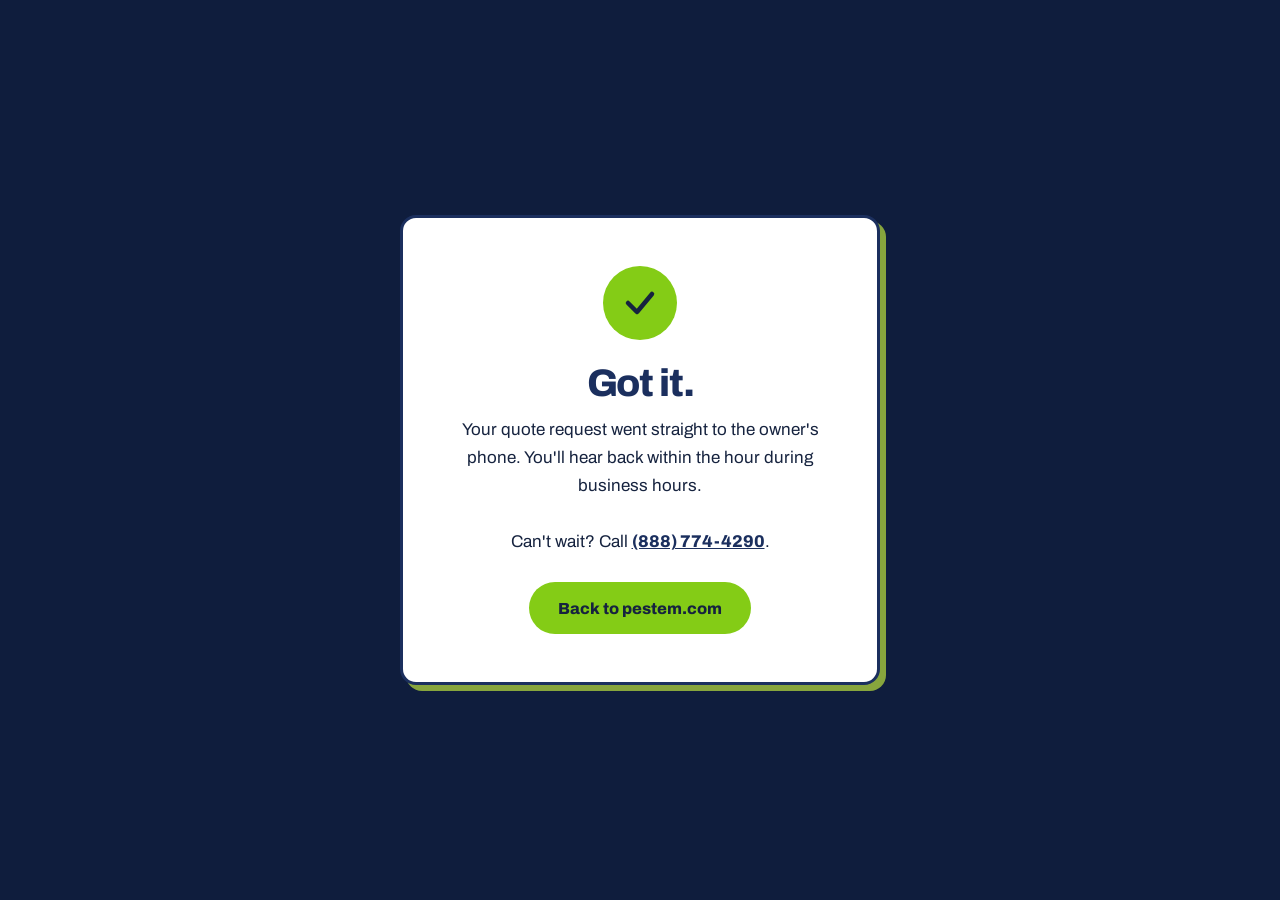
<file: thanks.html>
<!DOCTYPE html>
<html lang="en">
<head>
<meta charset="UTF-8">
<meta name="viewport" content="width=device-width, initial-scale=1">
<title>Got It | Pest 'Em</title>
<meta name="robots" content="noindex">
<meta name="theme-color" content="#1B2F5E">
<link rel="icon" type="image/png" href="favicon.png">
<link rel="preconnect" href="https://fonts.googleapis.com">
<link rel="preconnect" href="https://fonts.gstatic.com" crossorigin>
<link href="https://fonts.googleapis.com/css2?family=Archivo:wght@400;600;700;800&display=swap" rel="stylesheet">
<style>
:root{--navy:#1B2F5E;--navy-deep:#0F1D3D;--ink:#16233F;--lime:#84CC16;--lime-press:#65A30D;--chartreuse:#D7FF3E;--white:#FFFFFF;color-scheme:light;}
*{margin:0;padding:0;box-sizing:border-box;}
body{font-family:'Archivo','Helvetica Neue',Helvetica,Arial,sans-serif;background:var(--navy-deep);color:#fff;min-height:100vh;display:flex;align-items:center;justify-content:center;padding:24px;-webkit-font-smoothing:antialiased;}
.card{background:var(--white);color:var(--ink);border:3px solid var(--navy);border-radius:16px;box-shadow:6px 6px 0 rgba(215,255,62,0.6);max-width:480px;width:100%;padding:48px 36px;text-align:center;}
.check{width:74px;height:74px;border-radius:50%;background:var(--lime);display:flex;align-items:center;justify-content:center;margin:0 auto 22px;}
.check svg{width:36px;height:36px;stroke:var(--ink);stroke-width:3;fill:none;stroke-linecap:round;stroke-linejoin:round;}
h1{font-weight:800;letter-spacing:-0.03em;font-size:2.4rem;color:var(--navy);margin-bottom:12px;}
p{font-size:1.0625rem;line-height:1.65;margin-bottom:26px;}
p a{color:var(--navy);font-weight:800;}
.btn{display:inline-flex;align-items:center;justify-content:center;border-radius:999px;font-weight:800;font-size:1rem;min-height:52px;padding:0.9em 1.8em;background:var(--lime);color:var(--ink);text-decoration:none;transition:background .15s;}
.btn:hover{background:var(--lime-press);}
a:focus-visible{outline:3px solid var(--navy);outline-offset:2px;}
</style>
</head>
<body>
<main class="card">
  <div class="check"><svg viewBox="0 0 24 24"><polyline points="4 12 10 18 20 6"/></svg></div>
  <h1>Got it.</h1>
  <p>Your quote request went straight to the owner's phone. You'll hear back within the hour during business hours.<br><br>Can't wait? Call <a href="tel:+18887744290">(888) 774-4290</a>.</p>
  <a class="btn" href="/">Back to pestem.com</a>
</main>
</body>
</html>
</file>
